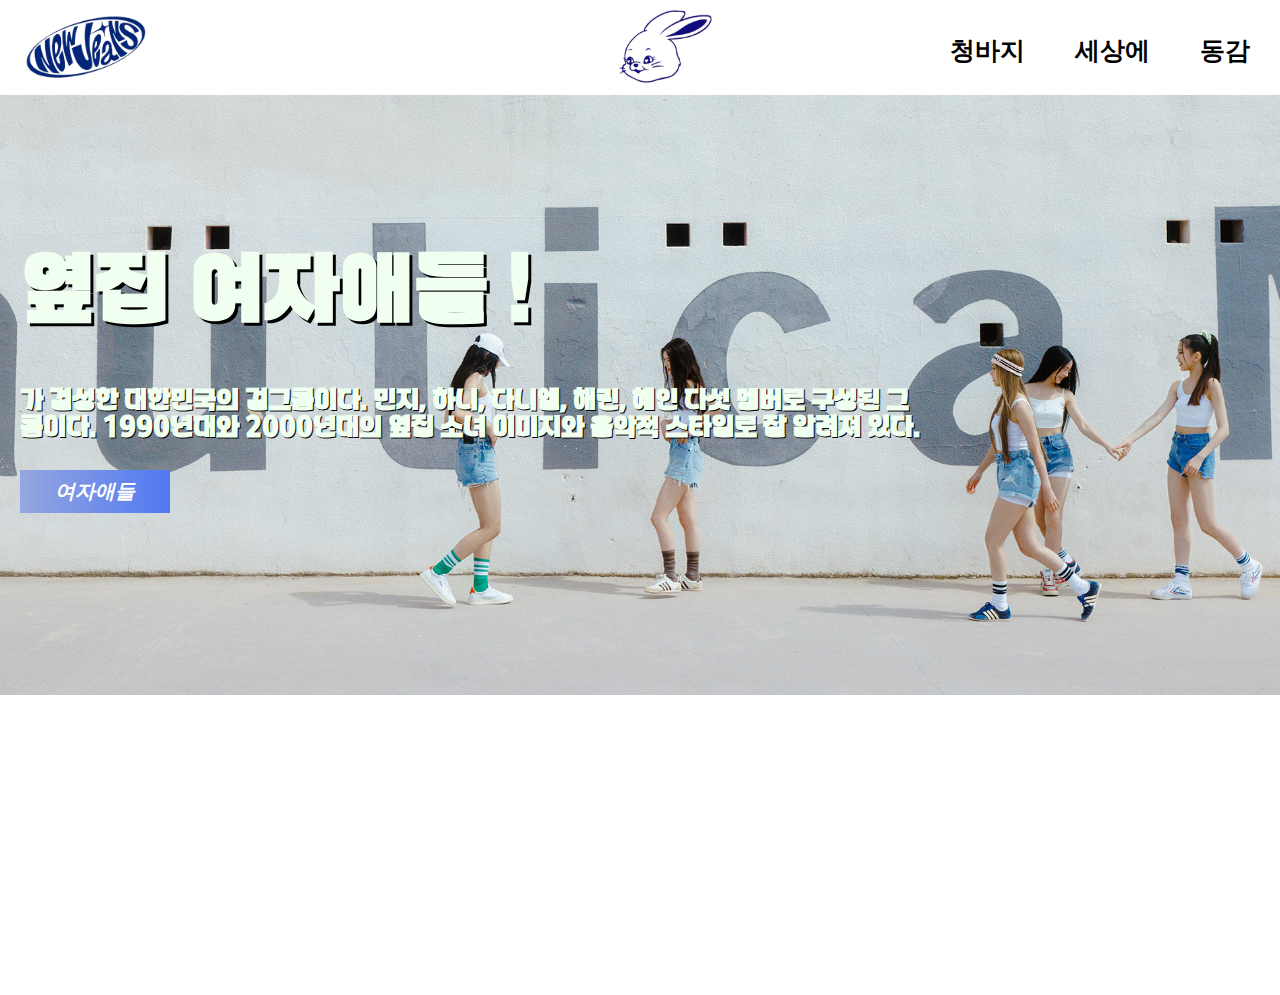
<file: new-jeans/index.html>
<!DOCTYPE html>
<html lang="en">

<head>
    <meta charset="UTF-8">
    <meta name="viewport" content="width=device-width, initial-scale=1.0">
    <title>new jeans.</title>
    <link rel="stylesheet" href="style.css">
</head>

<body>
    <nav>
        <img class="icon_header" src="images/icon_header.png" alt="icon_header" />
        <img class="icon" src="images/icon.jpg" alt="icon" />
        <ul class="links">
          <li class="home"><a href="#">청바지</a></li>
          <li class="songs"><a href="#">세상에</a></li>
          <li class="members"><a href="#">동감</a></li>
        </ul>
      </nav>
    <main>
        <header>
            <div class="maintext">
                <div class="wrapper">
                    <h1 class="mainheader">옆집 여자애들 !</h1>
                    <p class="mainpara">가 결성한 대한민국의 걸그룹이다. 민지, 하니, 다니엘, 해린, 혜인 다섯 멤버로 구성된 그룹이다. 1990년대와 2000년대의 옆집 소녀
                        이미지와 음악적 스타일로 잘 알려져 있다.</p>
                    <button><a class="buttonlink" href="overview.html"><em>여자애들</em></a></button>
                </div>
                <!-- <div class="video">
                    <video src="videos/interview.mp4" width="500px" autoplay muted></video> -->
                </div>
            </div>

        </header>
    </main>
</body>

</html>
</file>
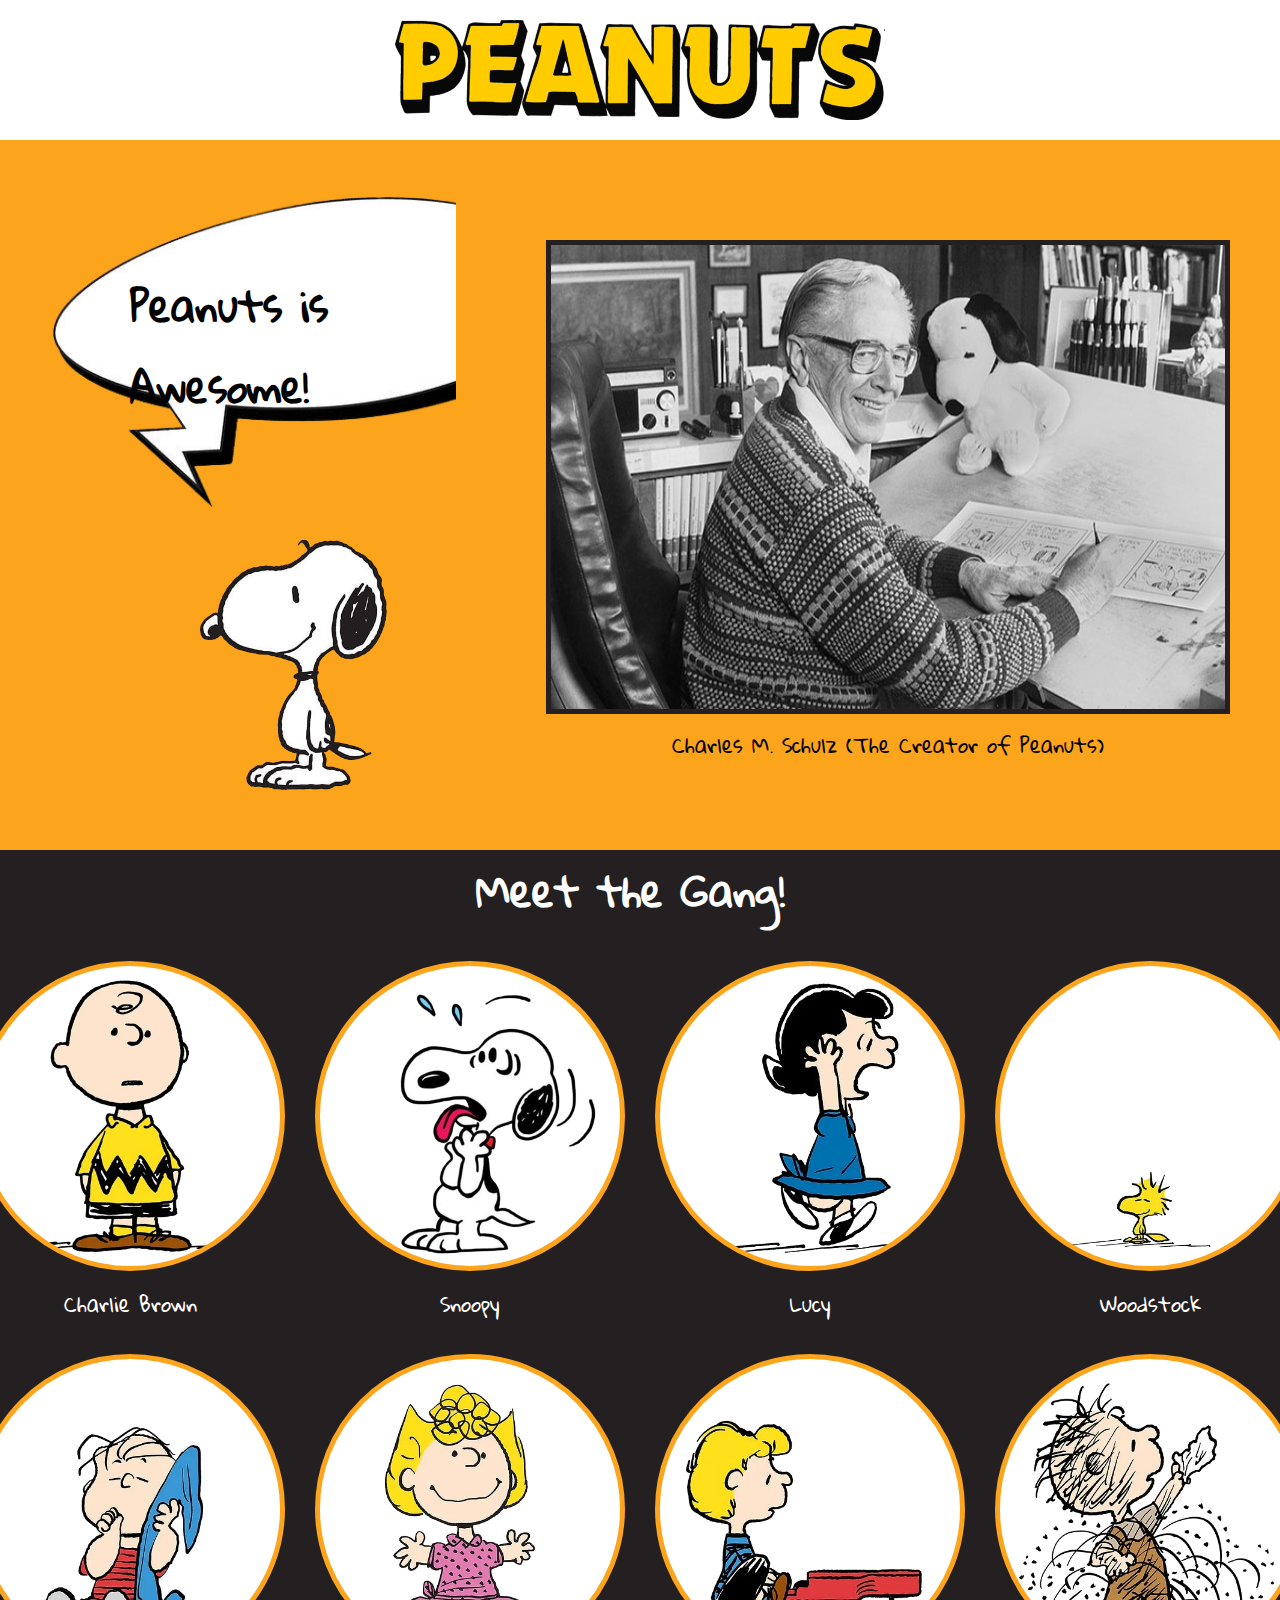
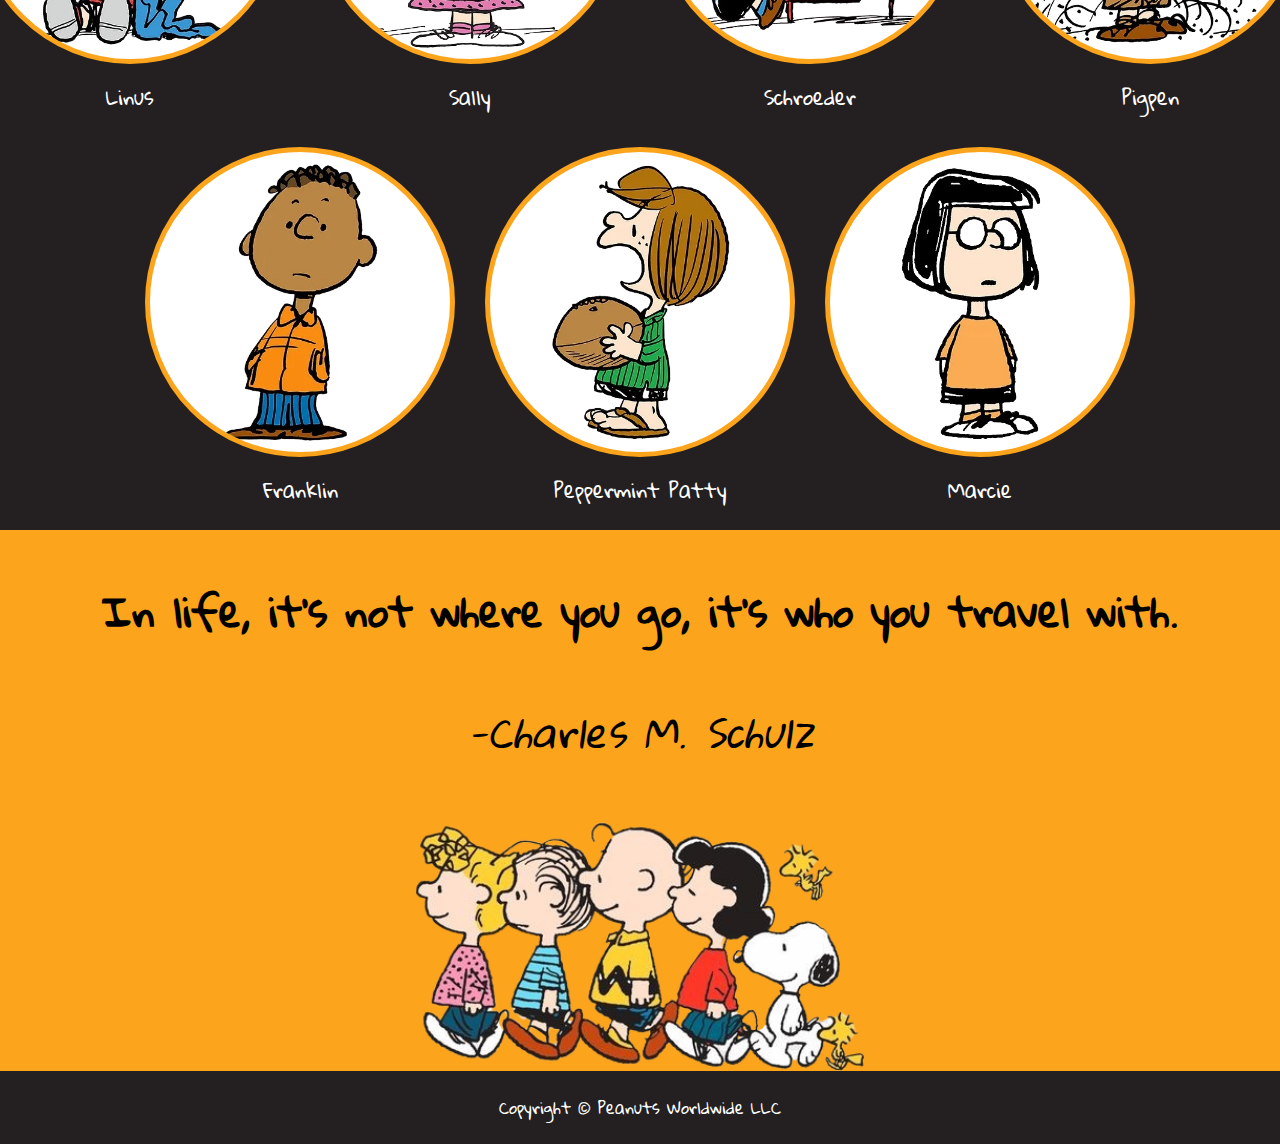
<file: snoopy/index.html>
<!DOCTYPE html>
<html lang="en">

<head>
    <meta charset="UTF-8">
    <meta name="viewport" content="width=device-width, initial-scale=1.0">
    <title>snoopy.</title>
    <link rel="stylesheet" href="style.css">
</head>

<body>
    <nav>
        <img class="bg" src="images/logo.png" alt="header">
    </nav>
    <header>
        <div class="left">
            <h2 class="title">Peanuts is Awesome!</h2>
            <!-- <p>snoopy snoopy snoopy snoopy snoopy snoopy snoopy snoopy snoopy snoopy </p>
            <button>snoopy up</button> -->
            <div class="image">
                <img class="snoopy" src="images/snoopy.png" alt="snoopy">
            </div>
        </div>
        <div class="right">
            <img class="schulz" src="images/schulz.jpg" alt="schulz">
            <figcaption class="schulzdesc"> Charles M. Schulz (The Creator of Peanuts)</figcaption>
        </div>
    </header>
    <main>
        <section class="thegang">
            <h2 class="title">Meet the Gang!</h2>
            <div class="char">
                <div class="charlie">
                    <img class="charlieimg" src="images/charliebrown.png" alt="charlie">
                    <figcaption>Charlie Brown</figcaption>
                </div>
                <div class="snoopy2">
                    <img class="snoopyimg" src="images/snoopy2.png" alt="snoopy">
                    <figcaption>Snoopy</figcaption>
                </div>
                <div class="lucy">
                    <img class="lucyimg" src="images/lucy.png" alt="lucy">
                    <figcaption>Lucy</figcaption>
                </div>
                <div class="woodstock">
                    <img class="woodstockimg" src="images/woodstock.png" alt="woodstock">
                    <figcaption>Woodstock</figcaption>
                </div>
                <div class="linus">
                    <img class="linusimg" src="images/linus.png" alt="linus">
                    <figcaption>Linus</figcaption>
                </div>
                <div class="sally">
                    <img class="sallyimg" src="images/sally.png" alt="sally">
                    <figcaption>Sally</figcaption>
                </div>
                <div class="schroeder">
                    <img class="schroederimg" src="images/schroeder.png" alt="schroeder">
                    <figcaption>Schroeder</figcaption>
                </div>
                <div class="pigpen">
                    <img class="pigpenimg" src="images/pigpen.png" alt="pigpen">
                    <figcaption>Pigpen</figcaption>
                </div>
                <div class="franklin">
                    <img class="franklinimg" src="images/franklin.png" alt="franklin">
                    <figcaption>Franklin</figcaption>
                </div>
                <div class="peppermintpatty">
                    <img class="peppermintpattyimg" src="images/peppermintpatty.png" alt="peppermintpatty">
                    <figcaption>Peppermint Patty</figcaption>
                </div>
                <div class="Marcie">
                    <img class="marcieimg" src="images/marcie.png" alt="marcie">
                    <figcaption>Marcie</figcaption>
                </div>
            </div>
        </section>
        <section class="quote">
            <div class="quote1">
                <p class="life">In life, it's not where you go, it's who you travel with. </p>
                <cite>-Charles M. Schulz</cite>
            </div>
            <img class="gang" src="images/thegang.png" alt="thegang">
        </section>
    </main>
    <footer>
        <div class="copyright">Copyright &copy; Peanuts Worldwide LLC</div>
    </footer>
</body>

</html>
</file>
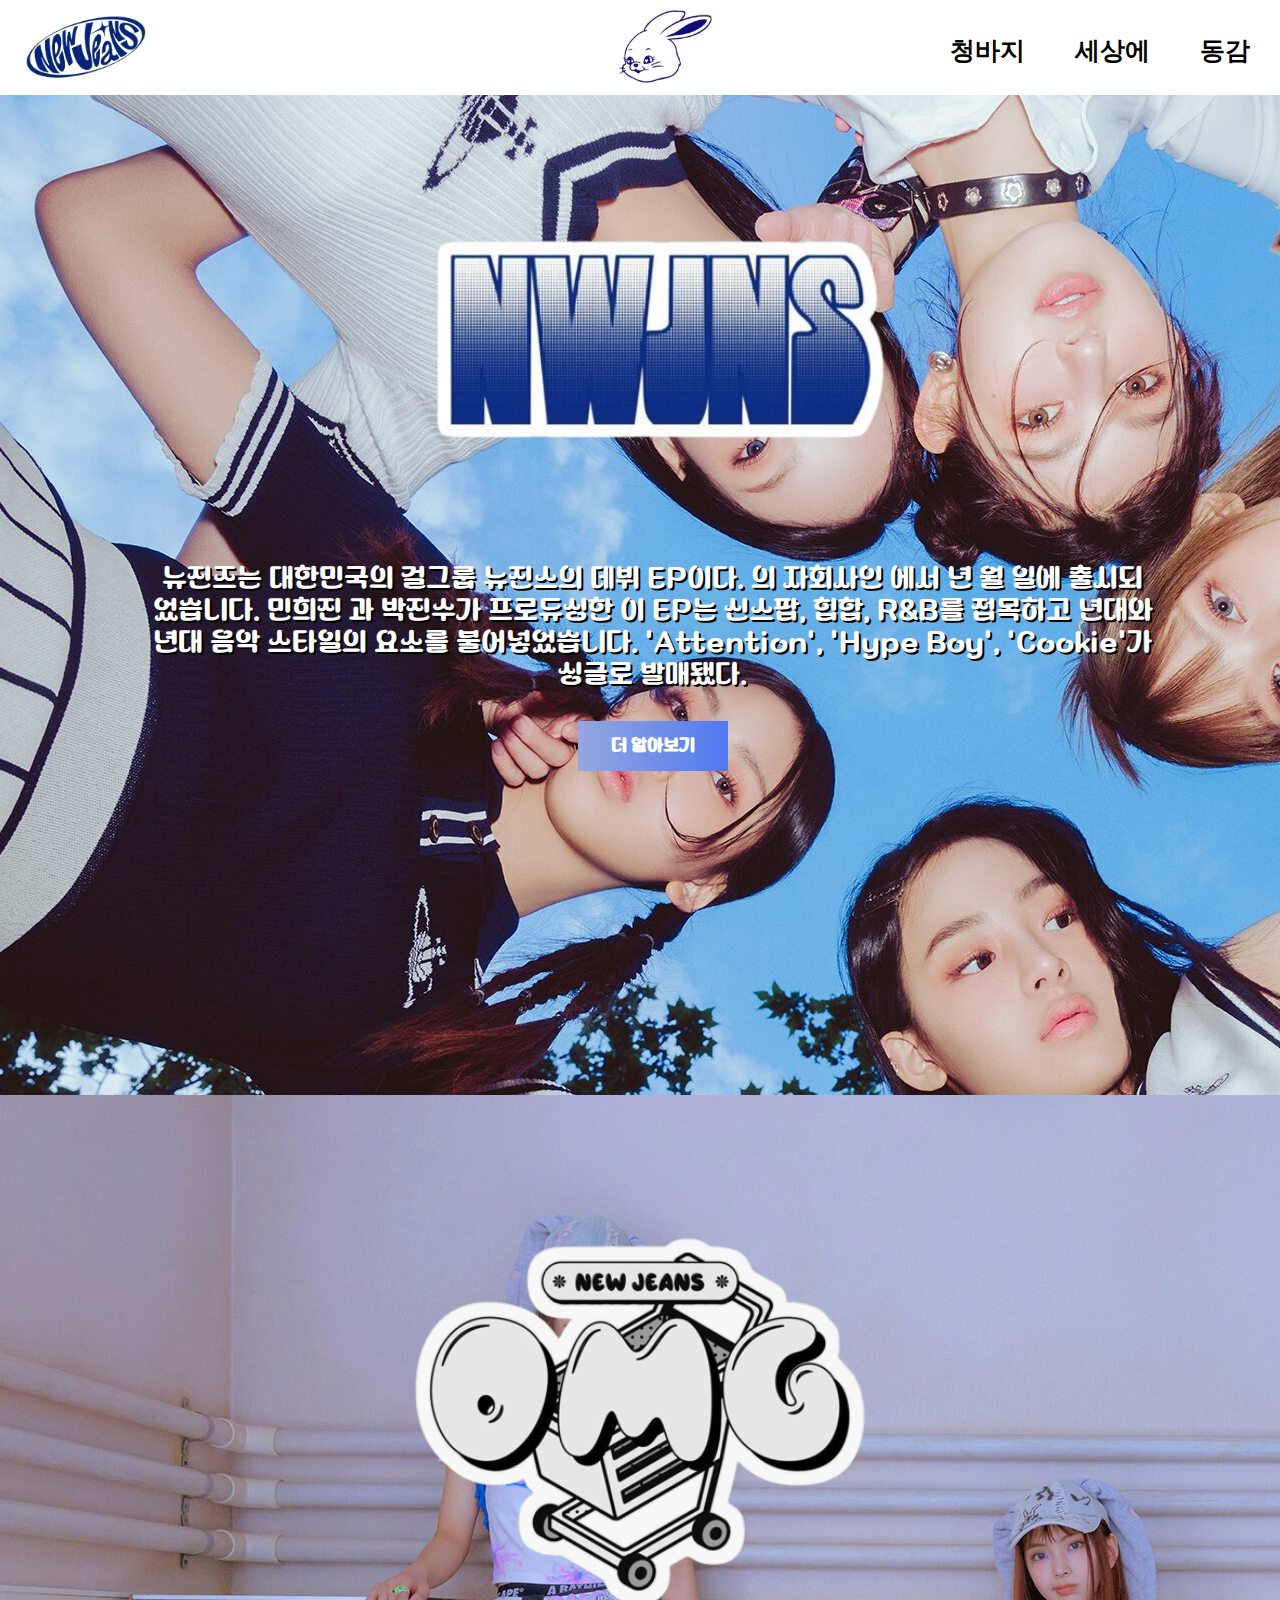
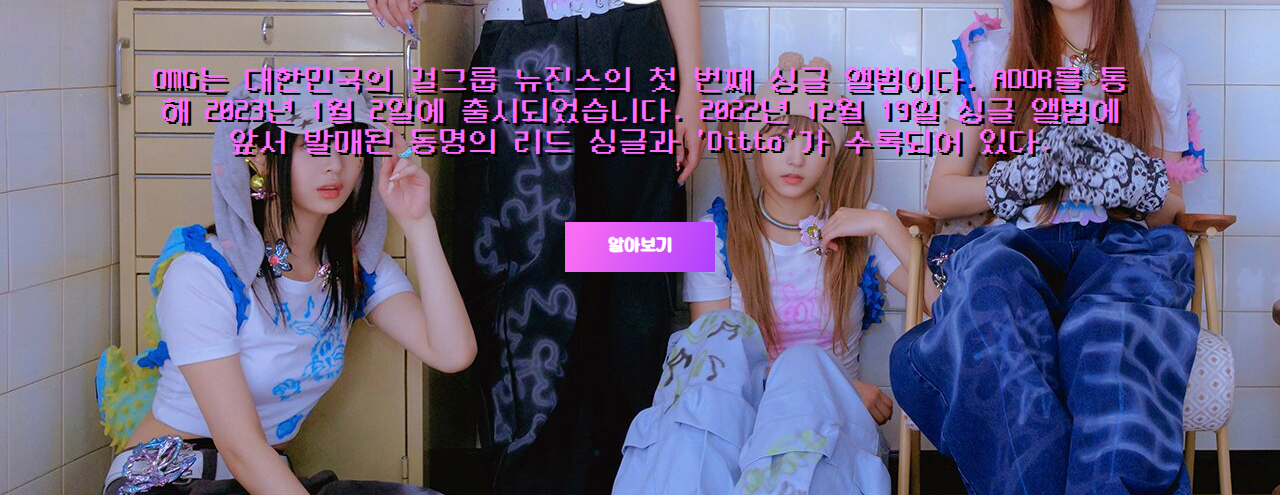
<file: new-jeans/overview.html>
<!DOCTYPE html>
<html lang="en">
  <head>
    <meta charset="UTF-8" />
    <meta name="viewport" content="width=device-width, initial-scale=1.0" />
    <title>Document</title>
    <link rel="stylesheet" href="overview/style.css" />
  </head>
  <body>
    <nav>
      <img class="icon_header" src="images/icon_header.png" alt="icon_header" />
      <img class="icon" src="images/icon.jpg" alt="icon" />
      <ul class="links">
        <li class="home"><a class="navLinks" href="#">청바지</a></li>
        <li class="songs"><a class="navLinks" href="#">세상에</a></li>
        <li class="members"><a class="navLinks" href="#">동감</a></li>
      </ul>
    </nav>
    <main>
      <section class="newjeans_overview">
        <div class="center">
          <img
            class="newjeans"
            src="overview/images/new_jeans/nwjns_icon.png"
            alt="newjeans"
          />
          <div class="newjeans_text">
            <p>
              뉴진즈는 대한민국의 걸그룹 뉴진스의 데뷔 EP이다. 의 자회사인 에서
              년 월 일에 출시되었습니다. 민희진 과 박진수가 프로듀싱한 이 EP는
              신스팝, 힙합, R&B를 접목하고 년대와 년대 음악 스타일의 요소를
              불어넣었습니다. 'Attention', 'Hype Boy', 'Cookie'가 싱글로
              발매됐다.
            </p>
            <button><a id="newJeansLink" href="#">더 알아보기</a></button>
          </div>
        </div>
      </section>
      <section class="omgOverview">
        <div class="omgCenter">
          <img
            class="omgIcon"
            src="overview/images/omg/omg_icon.png"
            alt="omgIcon"
          />
          <p class="omgText">
            OMG는 대한민국의 걸그룹 뉴진스의 첫 번째 싱글 앨범이다. ADOR를 통해
            2023년 1월 2일에 출시되었습니다. 2022년 12월 19일 싱글 앨범에 앞서
            발매된 동명의 리드 싱글과 'Ditto'가 수록되어 있다.
          </p>
          <button id="omgButton"><a id="omgLink" href="#">알아보기</a></button>
        </div>
      </section>
    </main>
  </body>
</html>
</file>
<file: new-jeans/style.css>
@font-face {
  font-family: "PartialSansKr";
  src: url(fonts/PartialSansKR-Regular.otf);
  font-family: "Freesentation";
  src: url(fonts/Freesentation-6SemiBold.ttf);
  font-family: "Waguri";
  src: url(fonts/WAGURI\ TTF.ttf);
}

.icon2 {
  width: 93px;
  height: auto;
}

html {
  height: 100%;
}

body {
  font-family: "Freesentation";
  margin: 0;
  height: 100%;
  overflow: hidden;
}

nav {
  display: flex;
  height: 75px;
  padding: 10px;
  justify-content: space-between;
}

ul {
  list-style-type: none;
  text-decoration: none;
  align-items: center;
  font-size: 25px;
  margin-bottom: 35px;
  justify-content: space-between;
}

main {
  background-image: url(images/bg.jpg);
  background-repeat: no-repeat;
  background-size: cover;
  background-position-y: -300px;
  height: 100%;
  display: flex;
  justify-content: center;
  font-family: "Waguri";
  color: honeydew;
}

header {
  display: flex;
  flex-direction: column;
  align-items: flex-start;
  gap: 40px;
  width: 100%;
  height: 100%;
}

button {
  width: 150px;
  height: auto;
  border: none;
  background: #efe9f4;
  background: linear-gradient(to right, #95a7df, #5078f2);
  font-size: 20px;
  padding: 8px;
  margin-top: 4px;
  font-weight: bold;
}

button:hover {
  background-color: #627496;
}

a {
  text-decoration: none;
  color: black;
}

a:hover {
  color: #5078f2;
}

a.buttonlink {
  color: white;
}

a.buttonlink:hover {
  color: #5078f2;
}

.icon_header {
  padding: 5px;
  margin-left: 10px;
}

.icon {
  margin-left: 270px;
}

.links {
  display: flex;
  /* margin-left: auto; */
  gap: 50px;
  margin-right: 20px;
  margin-top: 40px;
  font-weight: 600;
}

.newjeansMain {
  width: 1000px;
  height: auto;
}

.maintext {
  display: flex;
  /* flex-direction: column; */
  /* justify-content: flex-start; */
  height: 100%;
  margin: 100px 0 0 20px;
}

.mainheader {
  font-size: 80px;
  text-shadow: 3px 3px black;
}

.mainpara {
  font-size: 25px;
  font-weight: 900;
  text-shadow: 1px 1px black;
}

.wrapper {
  width: 900px;
  flex-wrap: wrap;
}

.video {
  margin-left: 200px;
  border: 5px solid #678af5;
  border-radius: 0.45rem;
  width: 500px;
  height: 280px;
}
</file>
<file: snoopy/style.css>
@font-face {
    font-family: 'Gloria';
    src: url(fonts/GloriaHallelujah.ttf);
}


body {
    margin: 0;
    font-family: 'Gloria';
}

nav {
    display: flex;
    background-image: url(https://i.pinimg.com/originals/2e/ee/d5/2eeed5d95880cb42b06ed4d361aae661.jpg);
    ;
    background-repeat: repeat;
    background-size: 300px;
    background-position: center;
    background-position-y: -40px;
    margin: 0;
    height: 100px;
    justify-content: center;
    flex: 1;
    padding: 20px;
}

header {
    display: flex;
    background-color: rgb(251, 164, 28);
    justify-content: center;
    padding: 50px;
    gap: 90px;
}

cite {
    font-size: 40px;
}

.left {
    display: flex;
    width: 600px;
    background-image: url(images/textbubble.png);
    background-position-y: 5px;
    background-size: 550px;
    background-repeat: no-repeat;
    flex-direction: column;
}

.title {
    font-size: 40px;
    font-family: 'Gloria', sans-serif;
    margin-top: 75px;
    margin-left: 80px;
}

.snoopy {
    height: 250px;
    margin-top: 80px;
    margin-left: 150px;
}

.help {
    width: 700px;
    height: auto;
}

.right {
    display: flex;
    flex-wrap: wrap;
    width: 700px;
    justify-content: center;
}

.schulz {
    border: 5px solid rgb(14%, 12%, 13%);
    margin-top: 50px;
}

.schulzdesc {
    font-size: 20px;
    margin-top: 10px;
}

.thegang {
    display: flex;
    flex-direction: column;
    align-items: center;
    justify-content: center;
    background-color: rgb(14%, 12%, 13%);
}

.thegang .title {
    font-size: 40px;
    justify-content: center;
    margin: 0;
    margin-right: 20px;
    color: white;
    align-items: center;
    margin-bottom: 10px;
    ;
}

.char {
    display: flex;
    width: 1600px;
    justify-content: center;
    align-items: center;
    color: white;
    flex-wrap: wrap;
    text-align: center;
    font-size: 20px;
    gap: 30px;
    padding: 20px;
}

.charlieimg,
.snoopyimg,
.lucyimg,
.woodstockimg,
.linusimg,
.sallyimg,
.schroederimg,
.pigpenimg,
.franklinimg,
.peppermintpattyimg,
.marcieimg {
    width: 300px;
    height: auto;
    background-color: white;
    border: solid 5px rgb(251, 164, 28);
    border-radius: 50%;
    background-position: center;
}

.quote {
    display: flex;
    background-color: rgb(251, 164, 28);
    background-size: 300px;
    justify-content: center;
    align-items: center;
    flex-direction: column;
}

.quote1 {
    display: flex;
    width: 1100px;
    flex-wrap: wrap;
    justify-content: center;
    align-items: center;
}

.life {
    font-size: 40px;
    font-weight: bold;
}


.gang {
    width: 450px;
    height: auto;
    margin-top: 50px;
}

footer {
    display: flex;
    font-size: 16px;
    text-align: center;
    justify-content: center;
    padding: 20px;
    background-color: rgb(14%, 12%, 13%);
    color: white;
}
</file>
<file: new-jeans/overview/style.css>
@font-face {
  font-family: "HakgyoansimKossuyeomR";
  src: url(fonts/HakgyoansimKossuyeomR.ttf);
}
@font-face {
  font-family: "neodgm";
  src: url(fonts/neodgm_code.ttf);
}

html {
  height: auto;
}

body {
  margin: 0;
  height: auto;
}

.icon2 {
  width: 93px;
  height: auto;
}

nav {
  display: flex;
  height: 75px;
  padding: 10px;
  justify-content: space-between;
  font-family: "Freesentation";
  position: sticky;
  top: 0;
  background-color: white;
}

ul {
  list-style-type: none;
  text-decoration: none;
  align-items: center;
  font-size: 25px;
  margin-bottom: 35px;
  justify-content: space-between;
}

a {
  text-decoration: none;
  color: black;
}

a:hover {
  color: #5078f2;
}

p {
  color: white;
}

button {
  font-family: "HakgyoansimKossuyeomR";
  width: 150px;
  height: 50px;
  border: none;
  background: #efe9f4;
  background: linear-gradient(to right, #95a7df, #5078f2);
  font-size: 16px;
  padding: 8px;
  margin-top: 4px;
  font-weight: bold;
  color: white;
}

a.buttonlink {
  color: white;
}

a.buttonlink:hover,
a#newJeansLink:hover {
  color: #5078f2;
}

a#omgLink:hover {
  color: rgb(255, 108, 255);
}

.icon_header {
  padding: 5px;
  margin-left: 10px;
}

.icon {
  margin-left: 270px;
}

.links {
  display: flex;
  gap: 50px;
  margin-right: 20px;
  margin-top: 40px;
  font-weight: 600;
}

/* 

NEW JEANS STYLING 

*/

.newjeans_overview {
  display: flex;
  font-family: "HakgyoansimKossuyeomR";
  background-image: url(images/new_jeans/newjeansbg.jpeg);
  background-position-x: -55px;
  height: 1000px;
  flex: 1;
  justify-content: center;
  gap: 200px;
}

.center {
  display: flex;
  height: 100%;
  margin-top: -50px;
  width: 1000px;
  justify-content: center;
  align-items: center;
  flex-direction: column;
  margin-top: -120px;
  margin-bottom: 400px;
  margin-left: 25px;
  gap: 80px;
  flex-shrink: 0;
}

#newJeansLink {
  color: white;
}

.newjeans {
  width: 450px;
  margin-top: 60px;
  margin-left: 15px;
}

.newjeans_text {
  text-align: center;
  width: 1000px;
  font-size: 25px;
  text-shadow: 2px 2px black;
  margin-top: 20px;
  gap: 200px;
}

/*

OMG styling

*/

.omgOverview {
  display: flex;
  font-family: "neodgm";
  gap: 200px;
  background-image: url(images/omg/NewJeans-OMG-Concept-Teasers-documents-8.jpeg);
  background-position-y: -100px;
  background-repeat: no-repeat;
  height: 1000px;
  font-family: "neodgm";
  justify-content: center;
  align-items: center;
}

.omgCenter {
  display: flex;
  width: 250px;
  width: 1000px;
  flex-direction: column;
  gap: 30px;
  margin-top: 120px;
  margin-bottom: 200px;
  align-items: center;
}

.omgText {
  text-align: center;
  font-family: "neodgm";
  font-size: 30px;
  color: rgb(255, 108, 255);
  text-shadow: 3px 3px black;
  margin-left: auto;
  margin-right: auto;
}

.omgIcon {
  width: 450px;
  height: 300;
  align-self: center;
}

.omgRight {
  width: 500px;
  flex-direction: column;
  margin-left: auto;
}

#omgButton {
  background: linear-gradient(
    109.6deg,
    rgb(247, 108, 243) 11.2%,
    rgb(173, 64, 254) 100.2%
  );
}

#omgLink {
  color: white;
}
</file>
